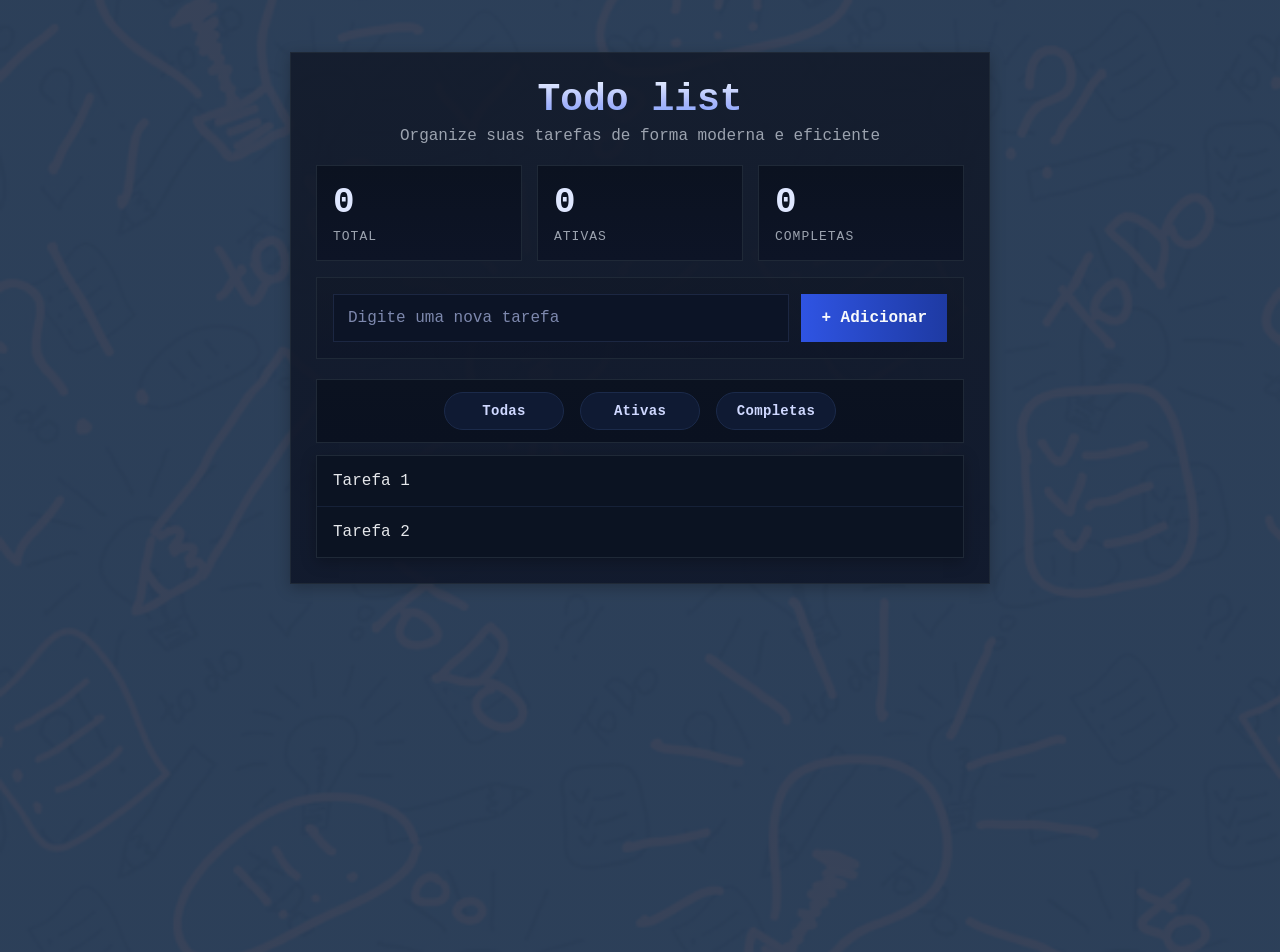
<file: frontend/index.html>
<!DOCTYPE html>
<html lang="pt-br">

<head>
    <meta charset="UTF-8">
    <meta name="viewport" content="width=device-width, initial-scale=1.0">

    <!-- Fonte -->
    <link rel="preconnect" href="https://fonts.googleapis.com">

    <!-- CSS -->
    <link rel="stylesheet" href="style.css">

    <title>Todo List</title>
</head>

<body>

    <main class="container">

        <!-- ===============================
        HEADER
        =============================== -->
        <header class="header">
            <h1 class="header-title">Todo list</h1>
            <p class="header-subtitle">
                Organize suas tarefas de forma moderna e eficiente
            </p>
        </header>

        <!-- ===============================
        CARDS (TOTAL / ATIVAS / COMPLETAS)
        =============================== -->
        <section class="stats-cards">
            <div class="card card-total">
                <h2 class="card-number">0</h2>
                <p class="card-label">Total</p>
            </div>

            <div class="card card-active">
                <h2 class="card-number">0</h2>
                <p class="card-label">Ativas</p>
            </div>

            <div class="card card-completed">
                <h2 class="card-number">0</h2>
                <p class="card-label">Completas</p>
            </div>
        </section>

        <!-- ===============================
        ADD TASK
        =============================== -->
        <section class="add-task">
            <form class="add-task-form">
                <input 
                    type="text" 
                    class="add-task-input"
                    placeholder="Digite uma nova tarefa"
                >
                <button type="submit" class="add-task-button">
                    + Adicionar
                </button>
            </form>
        </section>

        <!-- ===============================
        FILTROS
        =============================== -->
        <nav class="filters">
            <button class="filter-btn filter-all">Todas</button>
            <button class="filter-btn filter-active">Ativas</button>
            <button class="filter-btn filter-completed">Completas</button>
        </nav>

        <!-- ===============================
        LISTA DE TAREFAS
        =============================== -->
        <section class="task-list">
            <ul class="tasks">
                <li class="task-item">Tarefa 1</li>
                <li class="task-item">Tarefa 2</li>
            </ul>
        </section>

    </main>

    <script src="script.js"> </script>

</body>
</html>
</file>
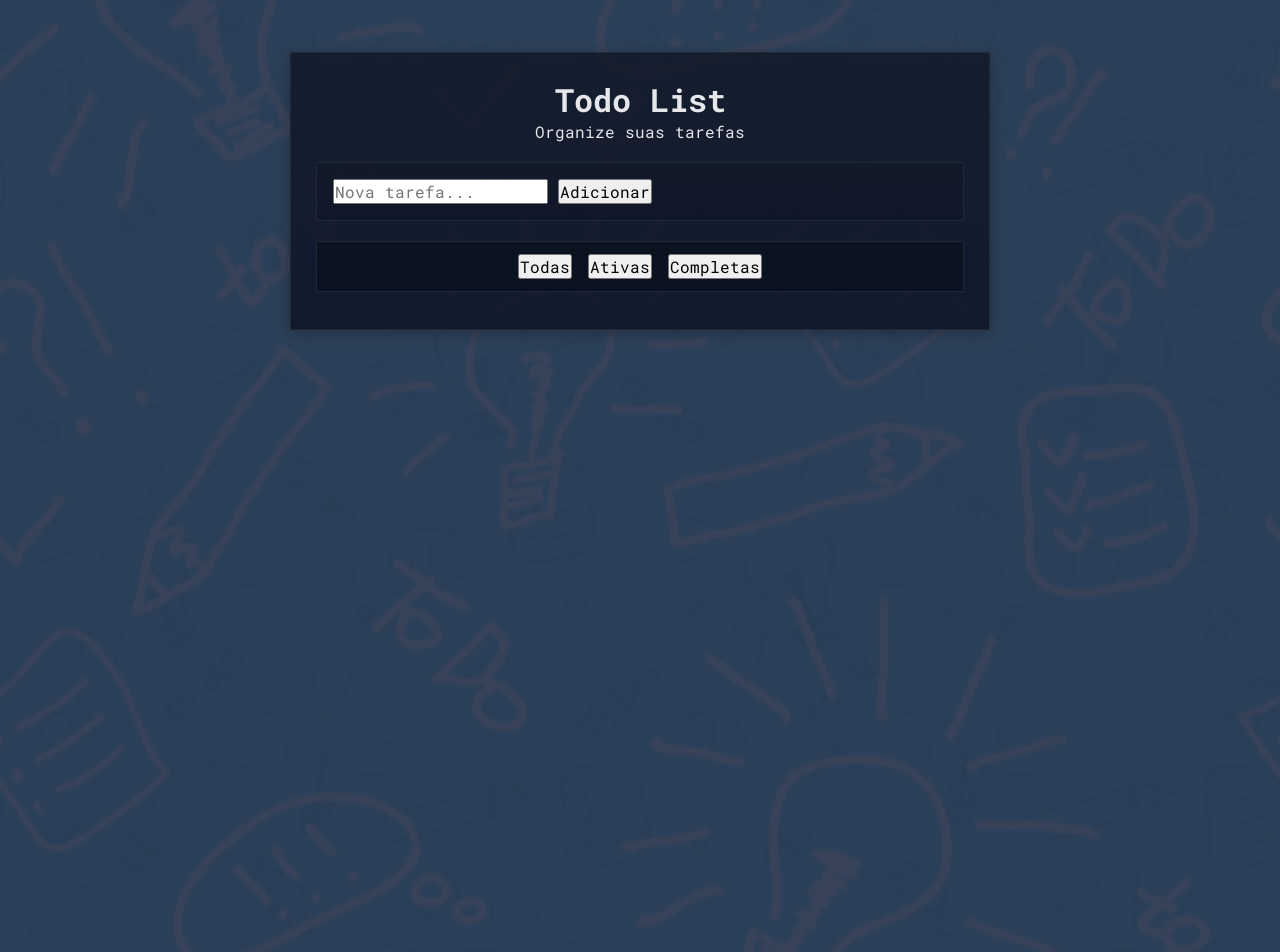
<file: frontend/teste.html>
<!DOCTYPE html>
<html lang="pt-br">
<head>
    <meta charset="UTF-8">
    <meta name="viewport" content="width=device-width, initial-scale=1.0">

    <!-- Fonte -->
    <link href="https://fonts.googleapis.com/css2?family=Roboto+Mono&display=swap" rel="stylesheet">

    <!-- CSS -->
    <link rel="stylesheet" href="style.css">

    <title>Todo List</title>
</head>

<body>

<main class="container">

    <!-- ===============================
         HEADER (PRONTO)
    =============================== -->
    <header class="header">
        <h1>Todo List</h1>
        <p>Organize suas tarefas</p>
    </header>


    <!-- ===============================
         DESAFIO 1 (HTML)
         Aluno: deve montar os cards
    =============================== -->
    <section class="stats">

        <!-- TODO: criar 3 cards -->
        <!-- Dica: Total | Ativas | Completas -->

    </section>


    <!-- ===============================
         ADD TASK (PRONTO)
    =============================== -->
    <section class="add-task">
        <input type="text" placeholder="Nova tarefa...">
        <button class="btn-add">Adicionar</button>
    </section>


    <!-- ===============================
         FILTROS (PARCIAL)
         Aluno: pode estilizar e melhorar
    =============================== -->
    <section class="filters">
        <button class="filter active">Todas</button>
        <button class="filter">Ativas</button>
        <button class="filter">Completas</button>
    </section>


    <!-- ===============================
        LISTA (PRONTA E VAZIA)
    =============================== -->
    <section class="tasks">
        <!-- JS vai renderizar aqui -->
    </section>

</main>

<script src="script.js"></script>
<!-- Code injected by live-server -->
<script>
	// <![CDATA[  <-- For SVG support
	if ('WebSocket' in window) {
		(function () {
			function refreshCSS() {
				var sheets = [].slice.call(document.getElementsByTagName("link"));
				var head = document.getElementsByTagName("head")[0];
				for (var i = 0; i < sheets.length; ++i) {
					var elem = sheets[i];
					var parent = elem.parentElement || head;
					parent.removeChild(elem);
					var rel = elem.rel;
					if (elem.href && typeof rel != "string" || rel.length == 0 || rel.toLowerCase() == "stylesheet") {
						var url = elem.href.replace(/(&|\?)_cacheOverride=\d+/, '');
						elem.href = url + (url.indexOf('?') >= 0 ? '&' : '?') + '_cacheOverride=' + (new Date().valueOf());
					}
					parent.appendChild(elem);
				}
			}
			var protocol = window.location.protocol === 'http:' ? 'ws://' : 'wss://';
			var address = protocol + window.location.host + window.location.pathname + '/ws';
			var socket = new WebSocket(address);
			socket.onmessage = function (msg) {
				if (msg.data == 'reload') window.location.reload();
				else if (msg.data == 'refreshcss') refreshCSS();
			};
			if (sessionStorage && !sessionStorage.getItem('IsThisFirstTime_Log_From_LiveServer')) {
				console.log('Live reload enabled.');
				sessionStorage.setItem('IsThisFirstTime_Log_From_LiveServer', true);
			}
		})();
	}
	else {
		console.error('Upgrade your browser. This Browser is NOT supported WebSocket for Live-Reloading.');
	}
	// ]]>
</script>
</body>
</html>
</file>
<file: frontend/style.css>
/* ===============================
   RESET (PRONTO)
=============================== */
* {
    margin: 0;
    padding: 0;
    box-sizing: border-box;
    font-family: 'Roboto Mono', monospace;
}

/* ===============================
   🎯 DESAFIO 2 (CSS)
   👉 Criar variáveis de cor
=============================== */

:root {

  /* Paleta azul */
  --bg: #0f172a;              /* azul marinho profundo (fundo) */
  --surface: #111827;         /* superfície levemente destacada */
  --elev-1: #0b1220;          /* camadas elevadas (cards/nav) */
  --elev-2: #0d1426;

  --primary-300: #4c78ff;     /* estados hover/foco */
  --primary-400: #3d66f0;
  --primary-500: #2f54e3;     /* botões/foco principal */
  --primary-600: #2547c9;     /* active */
  --primary-700: #1e3aa3;     /* bordas/acento forte */

  --accent: #22d3ee;          /* detalhe sutil (linhas/realces) */
  --success: #00c16a;         /* completas */
  --warning: #ffd166;

  --text: #e5e7eb;            /* texto padrão */
  --muted: #9ca3af;           /* texto secundário */
  --divider: #1f2937;         /* separadores e bordas */

  --radius-sm: 8px;
  --radius-md: 12px;
  --radius-lg: 16px;

  --shadow-sm: 0 4px 14px rgba(0, 0, 0, 0.25);
  --shadow-md: 0 10px 25px rgba(0, 0, 0, 0.35);

  --focus: 0 0 0 3px rgba(76, 120, 255, 0.45);
  --transition: 160ms ease;
}

/* ===============================
   BODY (PRONTO)
=============================== */


body {
  margin: 0;
  font-family: "Roboto Mono", monospace;
  color: var(--text);

  /* Imagem local + overlay azul opaco */
  background:
    linear-gradient(
      rgba(15, 23, 42, 0.78),
      rgba(15, 23, 42, 0.78)
    ),
    url("/specification/assets/background.png") center / cover no-repeat fixed;

  min-height: 100vh;
}



/* ===============================
   CONTAINER (BASE PRONTA)
=============================== */

.container {

  max-width: 700px;        /* ESPECIFICAÇÃO */
  margin: 52px auto;
  padding: 25px;           /* ESPECIFICAÇÃO */
  border-radius: var(--radius-container); /* ESPECIFICAÇÃO */
  background: linear-gradient(180deg, rgba(17,24,39,.85), rgba(13,20,38,.85));
  border: 1px solid var(--divider);
  box-shadow: var(--shadow-sm);

}


/* ===============================
   🎯 DESAFIO 3 (CSS)
   👉 Estilizar HEADER
=============================== */

.header { 
    
    text-align: center; margin-bottom: 20px; 

}
.header-title {

  margin: 0 0 6px;
  font-size: clamp(28px, 3.4vw, 38px);
  font-weight: 800;
  background: linear-gradient(180deg, #eaf2ff 0%, #a5b4fc 60%, #7aa2ff 100%);
  -webkit-background-clip: text;
  background-clip: text;
  color: transparent;

}
.header-subtitle { margin: 0 auto; color: var(--muted); max-width: 520px; }


/* ===============================
   🎯 DESAFIO 4 (CSS)
   👉 Criar layout dos CARDS
=============================== */
.stats-cards {
  display: grid;
  grid-template-columns: repeat(3, minmax(0, 1fr));
  gap: 15px; 
  margin: 20px 0 16px;
}


.card {

  background: linear-gradient(180deg, var(--elev-1), var(--elev-2));
  border: 1px solid var(--divider);
  border-radius: var(--radius-16);
  padding: 16px;                
  transition: transform var(--t), border-color var(--t), box-shadow var(--t);

}

.card:hover {

  transform: translateY(-2px);
  border-color: rgba(61, 102, 240, .35);
  box-shadow: var(--shadow-md);

}

.card-number {

  margin: 0;
  font-size: clamp(26px, 4vw, 36px);
  font-weight: 800;
  color: #dfe7ff;

}

.card-label {

  margin: 6px 0 0;
  color: var(--muted);
  text-transform: uppercase;
  letter-spacing: 1px;
  font-size: 13px;

}



/* ===============================
   ADD TASK (BASE)
=============================== */

.add-task {

  margin-top: 16px;
  border: 1px solid var(--divider);
  border-radius: var(--radius-16);
  padding: 16px;
  background: linear-gradient(180deg, rgba(17,24,39,.65), rgba(13,20,38,.65));

}

.add-task-form {

  display: grid;
  grid-template-columns: 1fr auto;
  gap: 12px; 

}

.add-task-input {

  background: #0c1426;
  color: var(--text);
  border: 1px solid #1c2742;
  border-radius: var(--radius-12);
  padding: 14px; 
  outline: none;
  transition: border-color var(--t), box-shadow var(--t), background var(--t);

}

.add-task-input::placeholder { 
    
    color: #7d88ad; 
}

.add-task-input:focus {

  border-color: var(--primary-400);
  box-shadow: var(--focus);
  background: #0b1322;

}

.add-task-button {

  border: 0;
  border-radius: var(--radius-12);      
  padding: 14px 20px;                   
  font-weight: 800;
  color: #f8fafc;
  cursor: pointer;
  background: linear-gradient(90deg, var(--primary-500), var(--primary-700));
  transition: transform var(--t), box-shadow var(--t), filter var(--t), background var(--t);
  white-space: nowrap;

}

.add-task-button:hover {

  transform: translateY(-1px);
  filter: brightness(1.05);
  box-shadow: 0 10px 24px rgba(47,84,227,.35);

}

.add-task-button:active {

  transform: translateY(0);
  background: linear-gradient(90deg, var(--primary-600), var(--primary-700));

}


/* ===============================
   🎯 DESAFIO 5 (CSS)
   👉 Estilizar filtros
=============================== */

.filters {

  display: flex;
  align-items: center;
  border: 1px solid var(--divider);
  border-radius: var(--radius-12);   /* ESPECIFICAÇÃO */
  padding: 10px 16px;                /* ESPECIFICAÇÃO */
  background: linear-gradient(180deg, #0b1220, #0a1120);
  margin: 20px 0 12px;

}



.filters {
  display: flex;
  justify-content: center;     /*  Botões no meio  */
  align-items: center;
  gap: 16px;                   
  border: 1px solid var(--divider);
  border-radius: var(--radius-12);
  padding: 12px 16px;
  background: linear-gradient(180deg, #0b1220, #0a1120);
  margin: 20px 0 12px;
}


.filter-btn {
  width: 120px;               /* Tamanhos iguais */
  text-align: center;

  background: #0f1a33;
  border: 1px solid #1b2a4a;
  color: #cfd8ff;
  padding: 10px 0;             /* altura consistente */
  border-radius: 999px;
  font-weight: 700;
  font-size: 14px;
  letter-spacing: .3px;
  cursor: pointer;
  transition: 
    background var(--t),
    color var(--t),
    border-color var(--t),
    transform var(--t);
}
``

.filter-btn:hover { background: #132247; border-color: #2a4480; }
.filter-btn:active { transform: translateY(1px); }
.filter-btn.active,

.filter-btn[aria-pressed="true"] {

  background: linear-gradient(180deg, var(--primary-500), var(--primary-700));
  border-color: transparent;
  color: #fff;
  box-shadow: 0 6px 14px rgba(47,84,227,.35);

}


/* ===============================
   🎯 DESAFIO 6 (CSS)
   👉 Estilizar tarefas
=============================== */

.task-list {
  background: linear-gradient(180deg, rgba(11,18,32,.80), rgba(8,12,24,.80));
  border: 1px solid var(--divider);
  border-radius: var(--radius-16);
  overflow: hidden;
  box-shadow: var(--shadow-sm);
}

.tasks { list-style: none; margin: 0; padding: 0; }

.task-item {
  position: relative;
  display: grid;
  grid-template-columns: auto 1fr auto; /* bullet | texto | ações */
  gap: 16px;                              /* ESPECIFICAÇÃO: 16px */
  align-items: center;
  padding: 16px;                          /* ESPECIFICAÇÃO */
  background: #0b1322;
  border-bottom: 1px solid rgba(28,39,66,.7);
  transition: transform var(--t), background var(--t), box-shadow var(--t);
}

/* “Hover move > 5px” – aplico -5px (subir) */
.task-item:hover {
  transform: translateY(-5px);            /* ESPECIFICAÇÃO */
  background: #0d172e;
  box-shadow: 0 10px 22px rgba(0,0,0,.32);
}

.task-item:last-child { border-bottom: none; }

.task-text { color: #e7ecff; word-break: break-word; }

/* Estado completed/active (para JS usar .is-completed/.is-active) */
.task-item.is-completed .task-text {
  color: #9fb0e6;
  text-decoration: line-through;
  text-decoration-thickness: 2px;
  text-decoration-color: rgba(159,176,230,.65);
  opacity: .85;
}
.task-item.is-active .task-text { color: #eaf1ff; }

/* Bullet simples (pode ser substituído por checkbox) */
.task-bullet {
  width: 10px;
  height: 10px;
  background: linear-gradient(180deg, var(--primary-500), var(--primary-700));
  border-radius: 50%;
  box-shadow: 0 0 0 2px #1c2742;
}

/* Checkbox estilizado (se preferir usar input) */
.task-checkbox {
  appearance: none;
  width: 18px; height: 18px;
  border: 2px solid #28407a;
  border-radius: 4px;
  background: #0a1224;
  display: inline-grid;
  place-content: center;
  cursor: pointer;
  transition: border-color var(--t), background var(--t), box-shadow var(--t);
}
.task-checkbox:focus { box-shadow: var(--focus); border-color: var(--primary-400); }
.task-checkbox:checked {
  background: linear-gradient(180deg, #1f9e80, #0f7f65);
  border-color: #18a374;
}
.task-checkbox:checked::after {
  content: "✓";
  color: #eafff8;
  font-weight: 900;
  font-size: 12px;
  line-height: 1;
}

.task-actions { display: inline-flex; gap: 8px; }
.task-actions .btn {

  border: 1px solid #1c2c52;
  background: #0f1a33;
  color: #d6e0ff;
  border-radius: var(--radius-12); 
  padding: 8px 10px;
  font-size: 13px;
  font-weight: 700;
  cursor: pointer;
  transition: transform var(--t), background var(--t), border-color var(--t);

}

.task-actions .btn:hover { background: #142553; border-color: #2d4b8e; }
.task-actions .btn--danger { border-color: #6a274a; background: #201622; color: #ffd3df; }
.task-actions .btn--danger:hover { background: #2a1b2d; }
.task-actions .btn--success { border-color: #1b7f63; background: #0e2a24; color: #b9ffdf; }
.task-actions .btn--success:hover { background: #10342c; }

/* =========================================
   FORM & ACESSIBILIDADE
========================================= */

button, input, textarea { font: inherit; }
button:focus-visible, input:focus-visible { outline: none; box-shadow: var(--focus); }
button:disabled, input:disabled { opacity: .6; cursor: not-allowed; }

/* =========================================
   RESPONSIVIDADE
========================================= */

@media (max-width: 760px) {
  .status-cards { grid-template-columns: 1fr; }
  .add-task-form { grid-template-columns: 1fr; }
  .filters {
    flex-wrap: wrap;
    row-gap: 10px;
  }
  
  .filters .filter-btn:nth-child(1),
  .filters .filter-btn:nth-child(2) { margin-right: 12px; }

}

/* =========================================
   REDUÇÃO DE MOVIMENTO
========================================= */

@media (prefers-reduced-motion: reduce) {

  * { transition: none !important; scroll-behavior: auto !important; }

}

/* Classe importante (JS usa!) */

.completed {
    text-decoration: line-through;
    opacity: 0.6;
}
</file>
